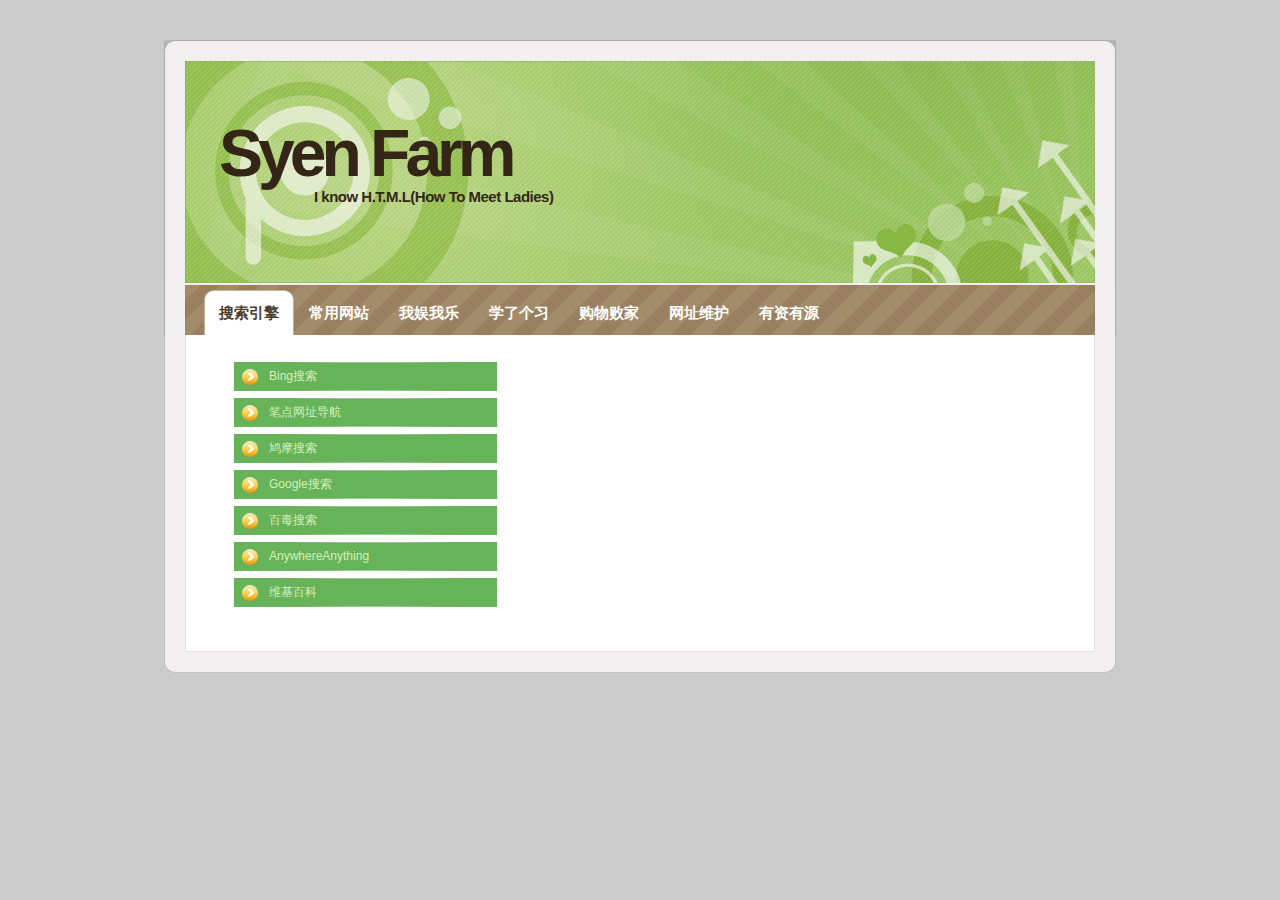
<file: navigation/index.html>
<!DOCTYPE html>
<html lang="zh-Hans">
<head>
<title>SyenFarm</title>
<meta charset="UTF-8">
<meta http-equiv="X-UA-Compatible" content="IE=edge,chrome=1">
<meta name="description" content="我的导航">
<meta name="keywords" content="网址导航">
<link rel="stylesheet" href="css.css" type="text/css" />
</head>
<body>
<!-- wrap starts here -->
<div class="wrap clearfloat">
<!--header -->
  <div class="header clearfloat">			
    <h1 class="logo-text"><a href="index.html" title="">Syen Farm</a></h1>		
	<p class="slogan">I know H.T.M.L(How To Meet Ladies)</p>								
<!--header ends-->					
  </div>	
<!-- navigation starts-->	
  <div  class="nav clearfloat">
	<ul>
	  <li class="current"><a href="index.html">搜索引擎</a></li>
	  <li><a href="use.html">常用网站</a></li>
	  <li><a href="amusement.html">我娱我乐</a></li>
	  <li><a href="learn.html">学了个习</a></li>
	  <li><a href="shop.html">购物败家</a></li>
	  <li><a href="setupwebsite.html">网址维护</a></li>
          <li><a href="myResources.html">有资有源</a></li>
	</ul>
<!-- navigation ends-->	
  </div>

  <div class="search_nav clearfloat">
    <ul>                                        
      <li><a href="http://cn.bing.com/">Bing搜索</a></li>
	  <li><a href="https://www.bidianer.com/">笔点网址导航</a></li>
	  <li><a href="https://www.jiumodiary.com/">鸠摩搜索</a></li>
	  <li><a href="https://g.luciaz.me/">Google搜索</a></li>
	  <li><a href="http://www.baidu.com/">百毒搜索</a></li>
	  <li><a href="http://lackar.com/aa/">AnywhereAnything</a></li>
	  <li><a href="https://zh.wikipedia.org/wiki/Wikipedia:%E9%A6%96%E9%A1%B5">维基百科</a></li>
    </ul>
  </div>
  <div class="footer"></div>   	
<!-- wrap ends here -->
</div>
</body>
</html>
</file>
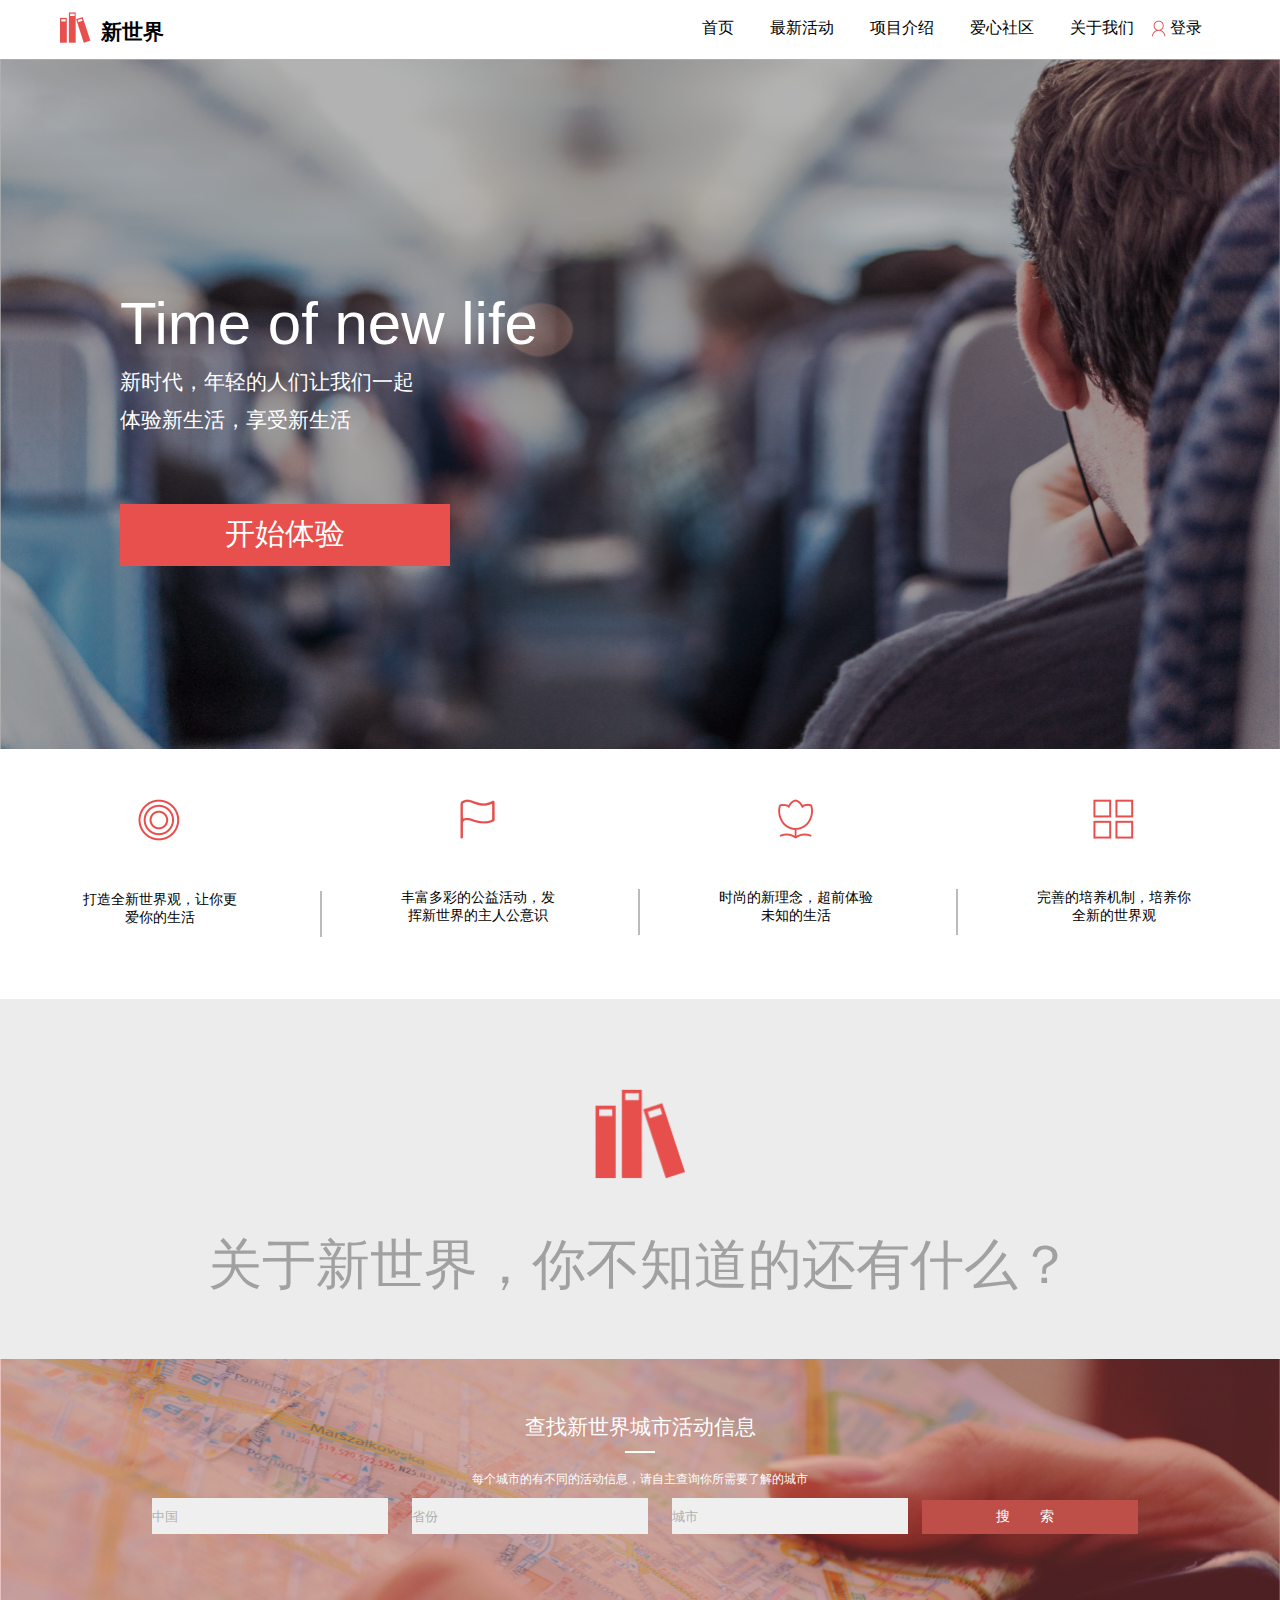
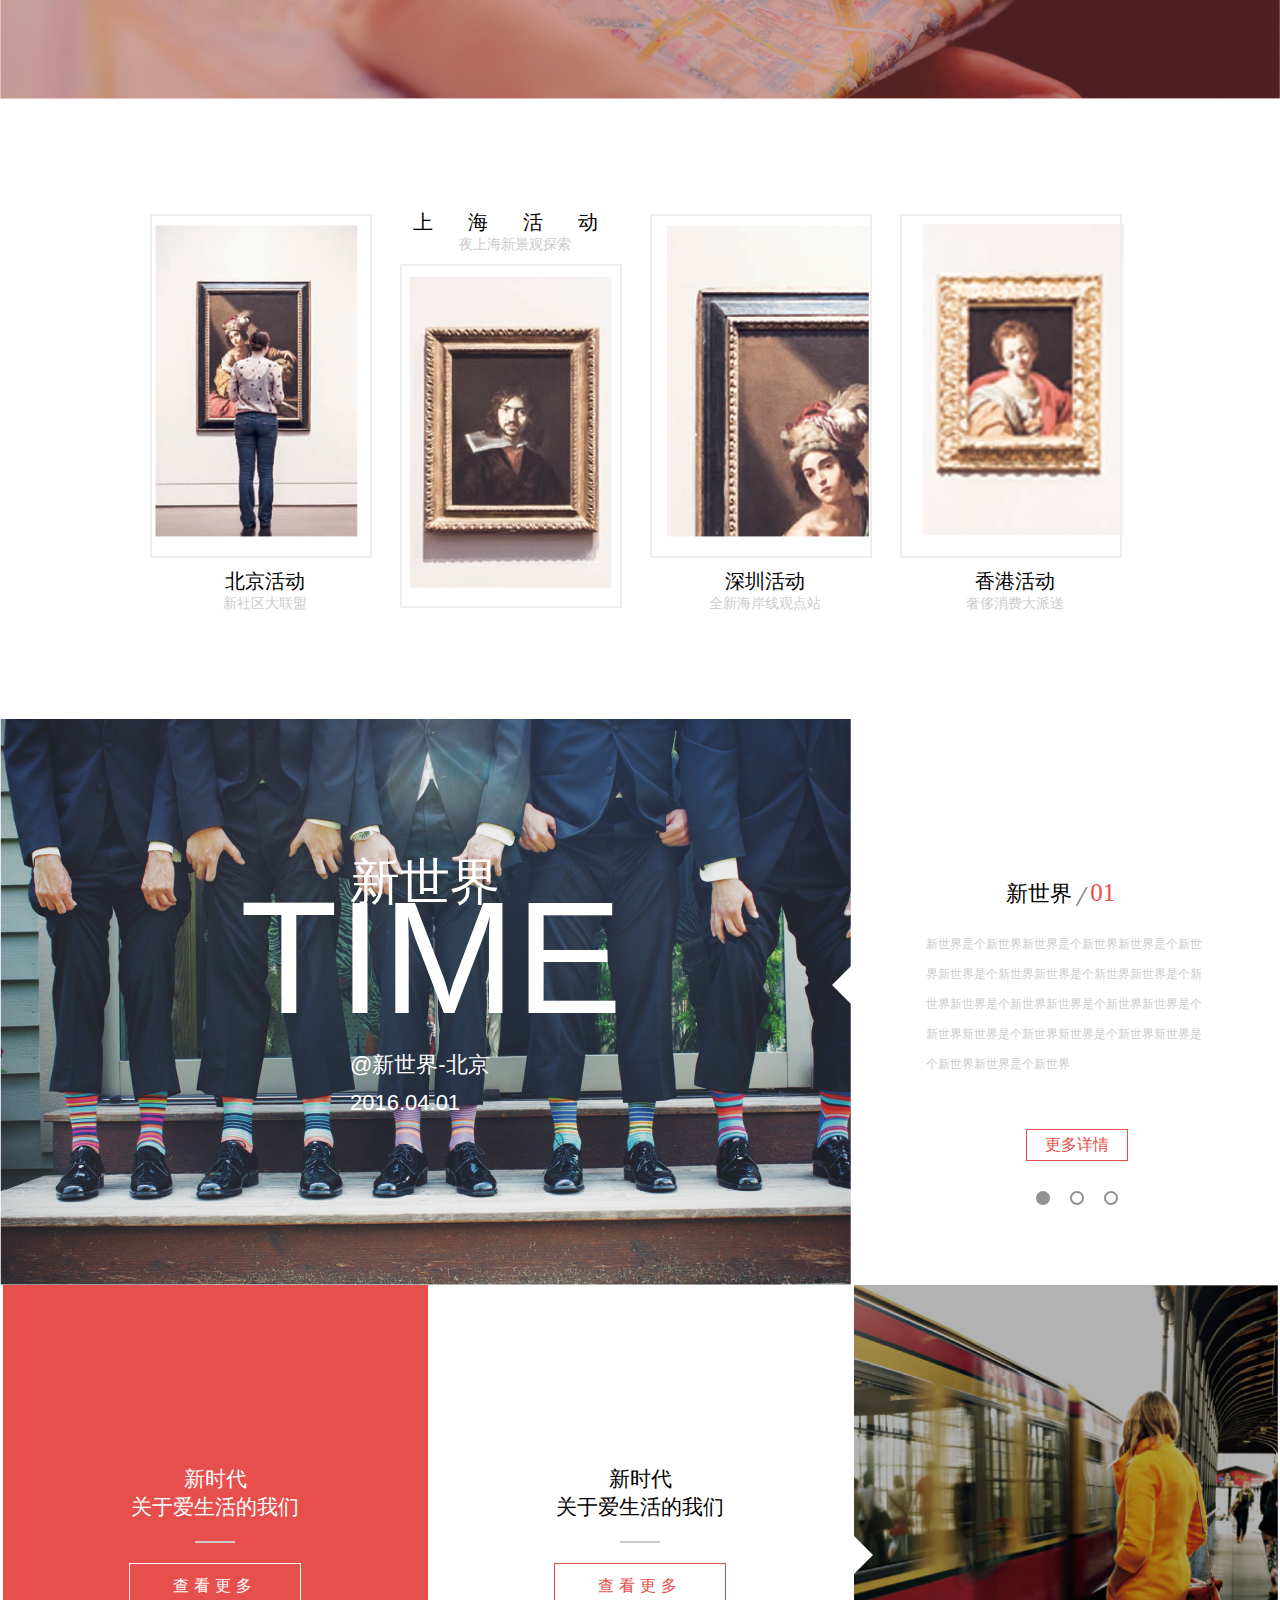
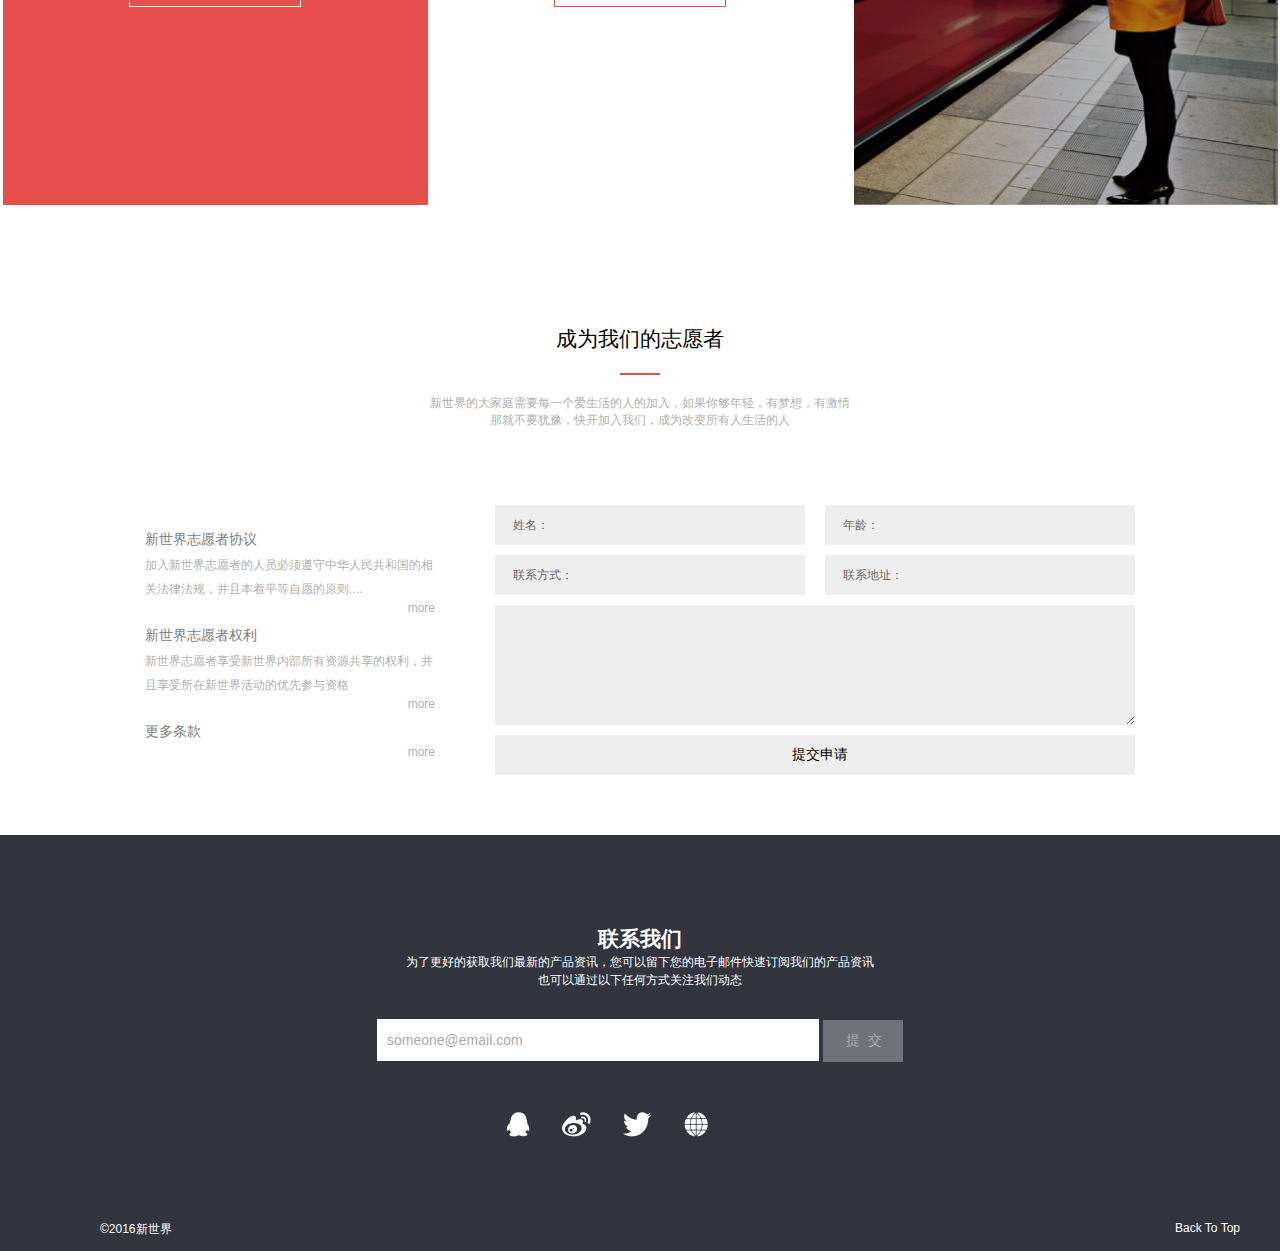
<file: page/index.html>
<!DOCTYPE HTML>
<html lang="en-US">
<head>
	<meta charset="UTF-8">
	<title>常见的技术产品官网的页面架构及样式布局</title>
	<link rel="stylesheet" href="css/reset.css"/>
	<link rel="stylesheet" href="css/common.css"/>
	<link rel="stylesheet" href="css/index.css"/>
</head>
<body>
<div class="view">
<!--Header-->
	<header class="header clearfix">
		<div class="logo clearfix">
			<img src="images/logo.png" alt="新世界logo">
			<p>新世界</p>
		</div>
		<nav class="nav">
			<ul>
				<li><a href="">首页</a></li>
				<li><a href="">最新活动</a></li>
				<li><a href="">项目介绍</a></li>
				<li><a href="">爱心社区</a></li>
				<li><a href="#jump">关于我们</a></li>
				<li><img src="images/log-in.png" alt="login登录"><a href="">登录</a></li>
			</ul>
		</nav>
	</header>
<!--Advertising-->
	<div class="ad">
		<span>Time of new life</span>
		<p>新时代，年轻的人们让我们一起</p>
		<p>体验新生活，享受新生活</p>
		<a href="">开始体验</a>
	</div>
<!--Introduction-->
	<div class="intdt">
		<ul class="intdtbox">
			<li>
				<img src="images/loop.png" alt="">
				<p>打造全新世界观，让你更爱你的生活</p>
			</li>
			<li>
				<img src="images/flag.png" alt="">
				<p>丰富多彩的公益活动，发挥新世界的主人公意识</p>

			</li>
			<li>
				<img src="images/flower.png" alt="">
				<p>时尚的新理念，超前体验未知的生活</p>
			</li>
			<li>
				<img src="images/rectangle.png" alt="">
				<span>完善的培养机制，培养你全新的世界观</span>
			</li>
		</ul>		
	</div>
<!--NewWorld-->
	<div class="newWorld">
		<img src="images/biglogo.png" alt="新世界logo">
		<p id="jump">关于新世界，你不知道的还有什么？</p>
	</div>
<!--Information-->
	<div class="info">
		<p>查找新世界城市活动信息</p>
		<span class="line"></span>
		<p>每个城市的有不同的活动信息，请自主查询你所需要了解的城市</p>
		<form action="">
			<select name="" id="">
				<option value="">中国</option>
				<option value="">中国</option>
			</select>
			<select name="" id="">
				<option value="">省份</option>
				<option value="">北京</option>
				<option value="">内蒙古自治区</option>
				<option value="">河北省</option>
				<option value="">陕西省</option>
				<option value="">辽宁省</option>
			</select>
			<select name="" id="">
				<option value="">城市</option>
				<option value="">城市</option>
			</select>
			<input type="button" value="搜索"/>
		</form>
	</div>
<!--Show-->
	<div class="show">
		<ul>
			<li>
				<div class="picbox"></div>
				<span>北京活动</span>
				<p>新社区大联盟</p>
			</li>
			<li>
				<span class="sp">上海活动</span>
				<p>夜上海新景观探索</p>
				<div class="picbox"></div>
			</li>
			<li>
				<div class="picbox"></div>
				<span>深圳活动</span>
				<p>全新海岸线观点站</p>
			</li>
			<li>
				<div class="picbox"></div>
				<span>香港活动</span>
				<p>奢侈消费大派送</p>
			</li>
		</ul>	
		
	</div>
<!--Advertising_time-->
	<article class="ad-time">
		<div class="bar">
			<p>新世界</p>
			<p>TIME</p>
			<p>@新世界-北京</p>
			<time>2016.04.01</time>
		</div>
		<div class="triangle"></div>
		<div class="bar2">
			<div class="tip">
				<span>新世界</span>
				<span class="slash">/</span>
				<span class="sum">01</span>
			</div>
			<p>新世界是个新世界新世界是个新世界新世界是个新世界新世界是个新世界新世界是个新世界新世界是个新世界新世界是个新世界新世界是个新世界新世界是个新世界新世界是个新世界新世界是个新世界新世界是个新世界新世界是个新世界</p>
			<a href="">更多详情</a>
			<ul class="point">
				<li></li>
				<li></li>
				<li></li>
			</ul>
		</div>
	</article>
<!--Part-->
	<ul class="part">
		<li>
			<p>新时代</p>
			<p>关于爱生活的我们</p>
			<span></span>
			<a href="">查看更多</a>
		</li>
		<li>
			<p>新时代</p>
			<p>关于爱生活的我们</p>
			<span></span>
			<a href="1">查看更多</a>
		</li>
		<li>
			<div class="angle"></div>
		</li>
	</ul>
<!--Volunteer-->
	<div class="volunteer">
		<p>成为我们的志愿者</p>
		<span></span>
		<p>新世界的大家庭需要每一个爱生活的人的加入，如果你够年轻，有梦想，有激情</p>
		<p>那就不要犹豫，快开加入我们，成为改变所有人生活的人</p>
		
	</div>
<!--Apply-->
	<div class="apply">
		<ul class="pact">
			<li>
				<p>新世界志愿者协议</p>
				<p>加入新世界志愿者的人员必须遵守中华人民共和国的相关法律法规，并且本着平等自愿的原则....</p>
				<a href="">more</a>
			</li>
			<li>
				<p>新世界志愿者权利</p>
				<p>新世界志愿者享受新世界内部所有资源共享的权利，并且享受所在新世界活动的优先参与资格</p>
				<a href="">more</a>
			</li>
			<li>
				<p>更多条款</p>
				<a href="">more</a>
			</li>
		</ul>
		<form action="" class="applyform">
      		<input type="text" value="姓名："/>
      		<input type="text" value="年龄："/>
      		<input type="text" value="联系方式："/>
      		<input type="text" value="联系地址："/>
      		<textarea name="" id="" cols="30" rows="10" value="请简单描述你梦想的生活："></textarea>
      		<input type="button" value="提交申请"/>
    	</form>
	</div>
<!--Footer-->
	<footer class="footer">
		<div class="emailbar">
			<span class="contact">联系我们</span>
			<p>为了更好的获取我们最新的产品资讯，您可以留下您的电子邮件快速订阅我们的产品资讯</p>
			<p>也可以通过以下任何方式关注我们动态</p>
			<form action="" class="emailform">
				<input type="email" value="someone@email.com"/>
				<input type="button" value="提交"/>
			</form>
			<ul class="attention">
				<li><a href=""><img src="images/qq.png" alt="qq"></a></li>
				<li><a href=""><img src="images/sina.png" alt="新浪微博"></a></li>
				<li><a href=""><img src="images/twitter.png" alt="推特"></a></li>
				<li><a href=""><img src="images/log.png" alt="不知道是啥"></a></li>
			</ul>
		</div>
		<div class="lowbar">
			<div class="copyrightbar"><p>&copy;2016新世界</p></div>
			<div class="backbar"><a href="#">Back To Top</a></div>
		</div>
	</footer>
</div>
</body>
</html>
</file>
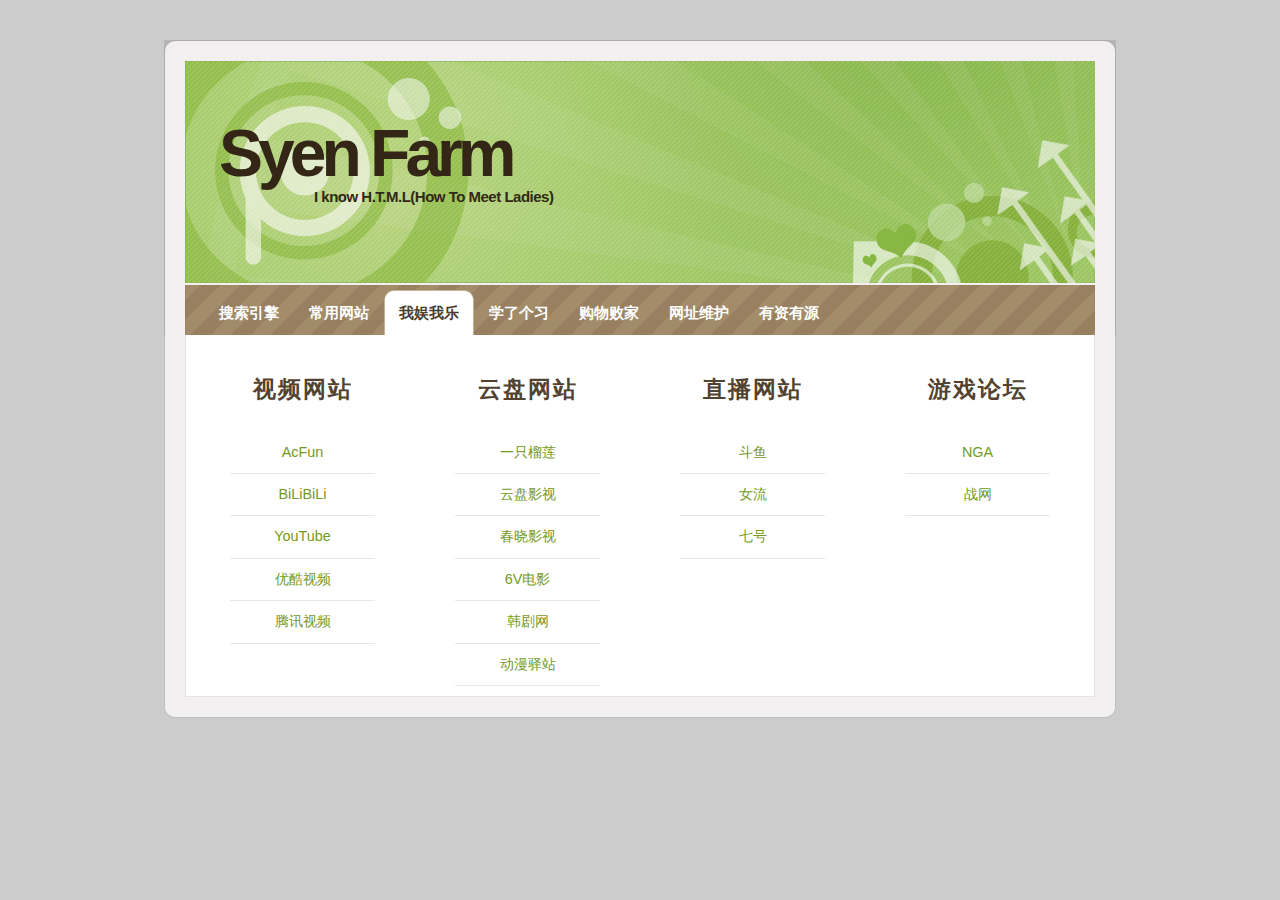
<file: navigation/amusement.html>
<!DOCTYPE html>
<html lang="zh-Hans">
<head>
<title>SyenFarm:我娱我乐</title>
<meta charset="UTF-8">
<meta http-equiv="X-UA-Compatible" content="IE=edge,chrome=1">
<meta name="description" content="我的主页">
<meta name="keywords" content="浏览器主页">
<link rel="stylesheet" href="css.css" type="text/css" />
</head>
<body>
<!-- wrap starts here -->
<div class="wrap clearfloat">
<!--header -->
  <div class="header clearfloat">			
    <h1 class="logo-text"><a href="index.html" title="">Syen Farm</a></h1>		
	<p class="slogan">I know H.T.M.L(How To Meet Ladies)</p>								
<!--header ends-->					
  </div>	
<!-- navigation starts-->	
  <div  class="nav clearfloat">
	<ul>
	  <li><a href="index.html">搜索引擎</a></li>
	  <li><a href="use.html">常用网站</a></li>
	  <li class="current"><a href="amusement.html">我娱我乐</a></li>
	  <li><a href="learn.html">学了个习</a></li>
	  <li><a href="shop.html">购物败家</a></li>
	  <li><a href="setupwebsite.html">网址维护</a></li>
          <li><a href="myResources.html">有资有源</a></li>
	</ul>
<!-- navigation ends-->	
  </div>					
<!-- amusement starts -->
  <div class="listbar clearfloat">
	<div class="box clearfloat">
	  <h3>视频网站</h3>
	  <ul class="listmenu">				
		<li><a href="http://www.acfun.tv/">AcFun</a></li>
		<li><a href="http://www.bilibili.com/">BiLiBiLi</a></li>
		<li><a href="https://www.youtube.com/">YouTube</a></li>
		<li><a href="http://dv.youku.com/">优酷视频</a></li>
		<li><a href="http://v.qq.com/">腾讯视频</a></li>					
	  </ul>	
	</div>
	<div class="box clearfloat">
	  <h3>云盘网站</h3>
	  <ul class="listmenu">				
		<li><a href="http://www.llduang.com/">一只榴莲</a></li>
		<li><a href="http://www.yunpankk.com/">云盘影视</a></li>
		<li><a href="http://www.cxtv1.com/">春晓影视</a></li>
		<li><a href="https://www.66s.cc/">6V电影</a></li>
		<li><a href="http://www.hjsfz.cn/">韩剧网</a></li>
		<li><a href="http://www.kan300.com/">动漫驿站</a></li>
	  </ul>	
	</div>
	<div class="box clearfloat">
	  <h3>直播网站</h3>
	  <ul class="listmenu">
		<li><a href="http://www.douyu.com/directory/all">斗鱼</a></li>					
        	<li><a href="http://www.nvliu66.com/">女流</a></li>		
		<li><a href="http://www.quanmin.tv/star/7">七号</a></li>				
	  </ul>
	</div>
	<div class="box clearfloat">
	  <h3>游戏论坛</h3>
	  <ul class="listmenu">				
		<li><a href="http://bbs.ngacn.cc/">NGA</a></li>
		<li><a href="http://www.battlenet.com.cn/zh/">战网</a></li>
	  </ul>	
	</div>
	<!-- amusement ends -->
  </div>				
  <div class="footer clearfloat" clearfloat></div>  
<!-- wrap ends here -->
</div>
</body>
</html>
</file>
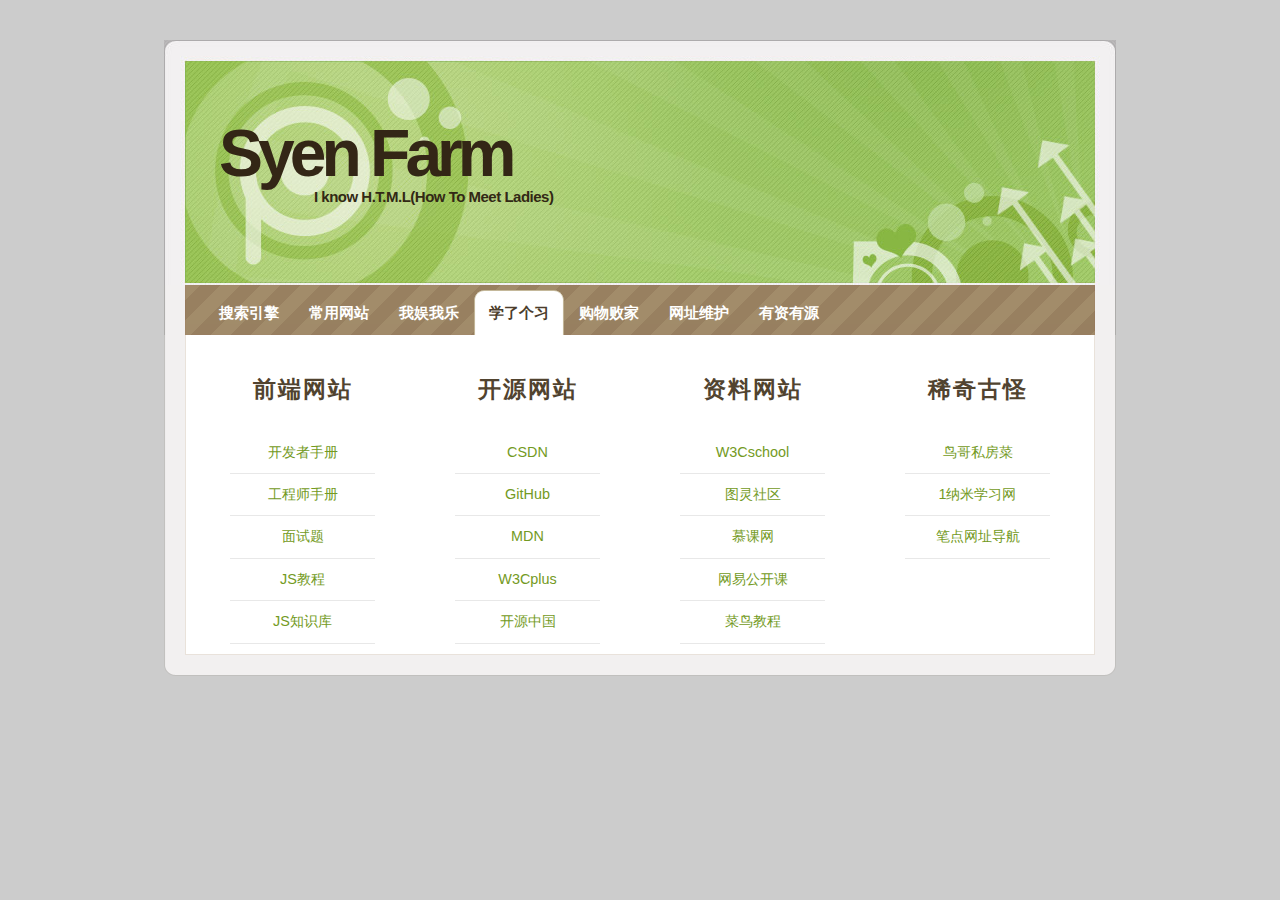
<file: navigation/learn.html>
<!DOCTYPE html>
<html lang="zh-Hans">
<head>
<title>SyenFarm:学了个习</title>
    <meta charset="UTF-8">
	<meta http-equiv="X-UA-Compatible" content="IE=edge,chrome=1">
	<meta name="description" content="我的主页">
	<meta name="keywords" content="浏览器主页">
<link rel="stylesheet" href="css.css" type="text/css" />
</head>
<body>
<!-- wrap starts here -->
<div class="wrap clearfloat">
<!--header -->
  <div class="header clearfloat">			
    <h1 class="logo-text"><a href="index.html" title="">Syen Farm</a></h1>		
	<p class="slogan">I know H.T.M.L(How To Meet Ladies)</p>								
<!--header ends-->					
  </div>
<!-- navigation starts-->	
  <div  class="nav clearfloat">
	<ul>
	  <li><a href="index.html">搜索引擎</a></li>
	  <li><a href="use.html">常用网站</a></li>
	  <li><a href="amusement.html">我娱我乐</a></li>
	  <li class="current"><a href="learn.html">学了个习</a></li>
	  <li><a href="shop.html">购物败家</a></li>
	  <li><a href="setupwebsite.html">网址维护</a></li>
	  <li><a href="myResources.html">有资有源</a></li>
	</ul>
<!-- navigation ends-->	
  </div>					
<!-- learn starts -->
  <div class="listbar clearfloat">
	<div class="box clearfloat">
	  <h3>前端网站</h3>
	  <ul class="listmenu">				
		<li><a href="https://dwqs.gitbooks.io/frontenddevhandbook/content/index.html">开发者手册</a></li>
		<li><a href="https://leohxj.gitbooks.io/front-end-database/content/index.html">工程师手册</a></li>
		<li><a href="https://github.com/markyun/My-blog/tree/master/Front-end-Developer-Questions/Questions-and-Answers">面试题</a></li>
		<li><a href="http://javascript.ruanyifeng.com/">JS教程</a></li>
		<li><a href="http://lib.csdn.net/base/18">JS知识库</a></li>					
	  </ul>	
	</div>

	<div class="box clearfloat">
	  <h3>开源网站</h3>
	  <ul class="listmenu">				
		<li><a href="http://www.csdn.net/?ref=toolbar">CSDN</a></li>
		<li><a href="https://github.com/">GitHub</a></li>
		<li><a href="https://developer.mozilla.org/zh-CN/">	MDN</a></li>
		<li><a href="http://www.w3cplus.com/">W3Cplus</a></li>
		<li><a href="http://www.oschina.net/">开源中国</a></li>					
	  </ul>	
	</div>
		
	<div class="box clearfloat">
	  <h3>资料网站</h3>
	  <ul class="listmenu">
		<li><a href="http://www.w3school.com.cn/">W3Cschool</a></li>					
		<li><a href="http://www.ituring.com.cn/">图灵社区</a></li>
		<li><a href="http://www.imooc.com/">慕课网</a></li>
		<li><a href="http://open.163.com/ocw/">网易公开课</a></li>	
		<li><a href="http://www.runoob.com/">菜鸟教程</a></li>
	  </ul>
	</div>
		
	<div class="box clearfloat">
	  <h3>稀奇古怪</h3>
	  <ul class="listmenu">	
        	<li><a href="http://linux.vbird.org//">鸟哥私房菜</a></li>
		<li><a href="http://1nami.com/">1纳米学习网</a></li>	
		<li><a href="https://www.bidianer.com/">笔点网址导航</a></li>	
	  </ul>	
	</div>
	<!-- learn ends -->
  </div>
	<!-- footer starts -->		
  <div class="footer clearfloat"></div> 
<!-- wrap ends here -->
</div>
</body>
</html>
</file>
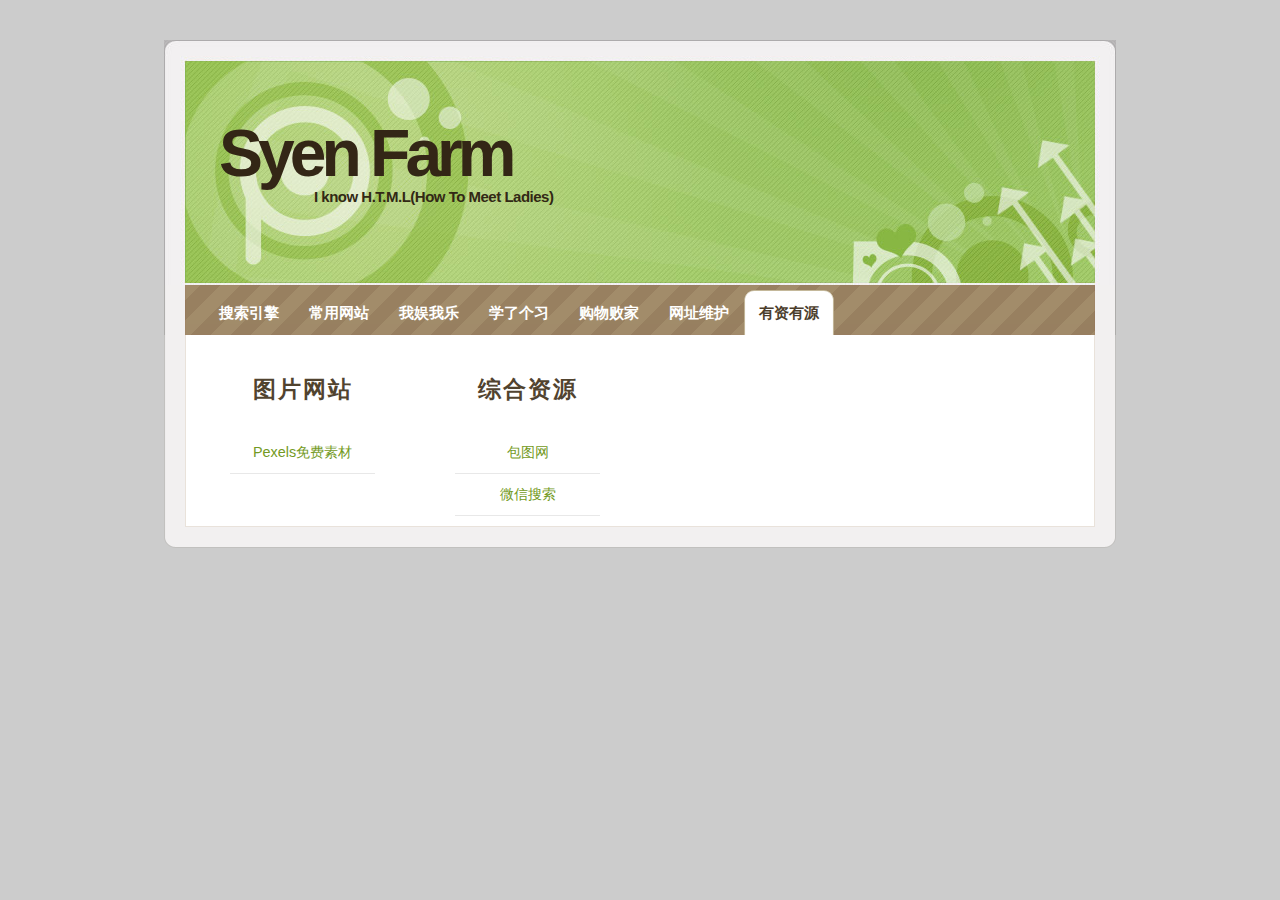
<file: navigation/myResources.html>
<!DOCTYPE html>
<html lang="zh-Hans">
<head>
<title>SyenFarm:有资有源</title>
    <meta charset="UTF-8">
	<meta http-equiv="X-UA-Compatible" content="IE=edge,chrome=1">
	<meta name="description" content="我的导航页">
	<meta name="keywords" content="网址导航">
<link rel="stylesheet" href="css.css" type="text/css" />
</head>
<body>
<!-- wrap starts here -->
<div class="wrap clearfloat">
<!--header -->
  <div class="header clearfloat">			
    <h1 class="logo-text"><a href="index.html" title="">Syen Farm</a></h1>		
	<p class="slogan">I know H.T.M.L(How To Meet Ladies)</p>								
<!--header ends-->					
  </div>
<!-- navigation starts-->	
  <div  class="nav clearfloat">
	<ul>
	  <li><a href="index.html">搜索引擎</a></li>
	  <li><a href="use.html">常用网站</a></li>
	  <li><a href="amusement.html">我娱我乐</a></li>
	  <li><a href="learn.html">学了个习</a></li>
	  <li><a href="shop.html">购物败家</a></li>
	  <li><a href="setupwebsite.html">网址维护</a></li>
	  <li class="current"><a href="myResources.html">有资有源</a></li>
	</ul>
<!-- navigation ends-->	
  </div>					
<!-- learn starts -->
  <div class="listbar clearfloat">
	<div class="box clearfloat">
	  <h3>图片网站</h3>
	  <ul class="listmenu">				
		<li><a href="https://www.pexels.com/zh-cn/">Pexels免费素材</a></li>				
	  </ul>	
	</div>

	<div class="box clearfloat">
	  <h3>综合资源</h3>
	  <ul class="listmenu">	
        <li><a href="https://ibaotu.com/">包图网</a></li>
		<li><a href="https://weixin.sogou.com/">微信搜索</a></li>				
	  </ul>	
	</div>
	<!-- learn ends -->
  </div>
	<!-- footer starts -->		
  <div class="footer clearfloat"></div> 
<!-- wrap ends here -->
</div>
</body>
</html>
</file>
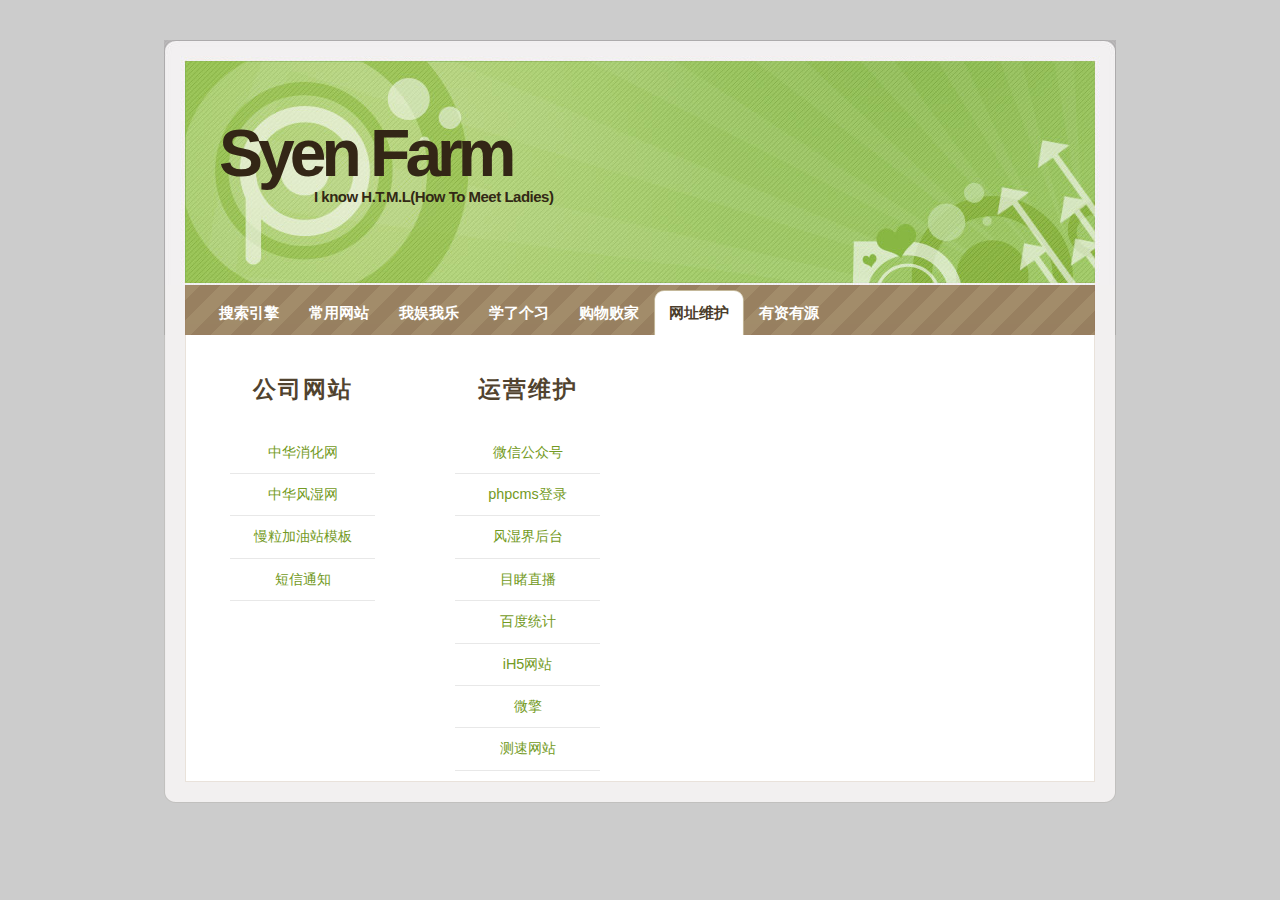
<file: navigation/setupwebsite.html>
<!DOCTYPE html>
<html lang="zh-Hans">
<head>
<title>SyenFarm:网址维护</title>
    <meta charset="UTF-8">
	<meta http-equiv="X-UA-Compatible" content="IE=edge,chrome=1">
	<meta name="description" content="我的主页">
	<meta name="keywords" content="浏览器主页">
<link rel="stylesheet" href="css.css" type="text/css" />
</head>
<body>
<!-- wrap starts here -->
<div class="wrap clearfloat">
<!--header -->
  <div class="header clearfloat">			
    <h1 class="logo-text"><a href="index.html" title="">Syen Farm</a></h1>		
	<p class="slogan">I know H.T.M.L(How To Meet Ladies)</p>								
<!--header ends-->					
  </div>
<!-- navigation starts-->	
  <div  class="nav clearfloat">
	<ul>
	  <li><a href="index.html">搜索引擎</a></li>
	  <li><a href="use.html">常用网站</a></li>
	  <li><a href="amusement.html">我娱我乐</a></li>
	  <li><a href="learn.html">学了个习</a></li>
	  <li><a href="shop.html">购物败家</a></li>
	  <li class="current"><a href="setupwebsite.html">网址维护</a></li>
	  <li><a href="myResources.html">有资有源</a></li>
	</ul>
<!-- navigation ends-->	
  </div>
<!-- setupwebsite starts -->
  <div class="listbar clearfloat">
	<div class="box clearfloat">
	  <h3>公司网站</h3>
	  <ul class="listmenu">				
		<li><a href="http://www.csge.org/">中华消化网</a></li>
		<li><a href="http://www.craweb.org/">中华风湿网</a></li>
		<li><a href="http://we7.high-med.com/web/index.php?c=account&a=display">慢粒加油站模板</a></li>
		<li><a href="http://www.qz876.com/superadmin/userHome.action">短信通知</a></li>					
	  </ul>	
	</div>
	<div class="box clearfloat">
	  <h3>运营维护</h3>
	  <ul class="listmenu">				
		<li><a href="https://mp.weixin.qq.com/">微信公众号</a></li>
		<li><a href="http://gongju2.high-med.com/index.php?m=admin&c=index&a=login&pc_hash=">phpcms登录</a></li>
		<li><a href="http://fsj2.lightappbuilder.com/Admin/Index/login.html">风湿界后台</a></li>
		<li><a href="http://mudu.tv/">目睹直播</a></li>
		<li><a href="http://tongji.baidu.com/web/welcome/login?">百度统计</a></li>	
		<li><a href="http://www.ih5.cn/not-logged-in">iH5网站</a></li>
		<li><a href="http://we7.high-med.com/web/index.php?c=user&a=login&">微擎</a></li>
		<li><a href="http://www.speedtest.cn/">测速网站</a></li>		
	  </ul>	
	</div>
<!-- setupwebsite ends-->	
  </div>			
  <div class="footer clearfloat"></div> 
<!-- wrap ends here -->
</div>
</body>
</html>
</file>
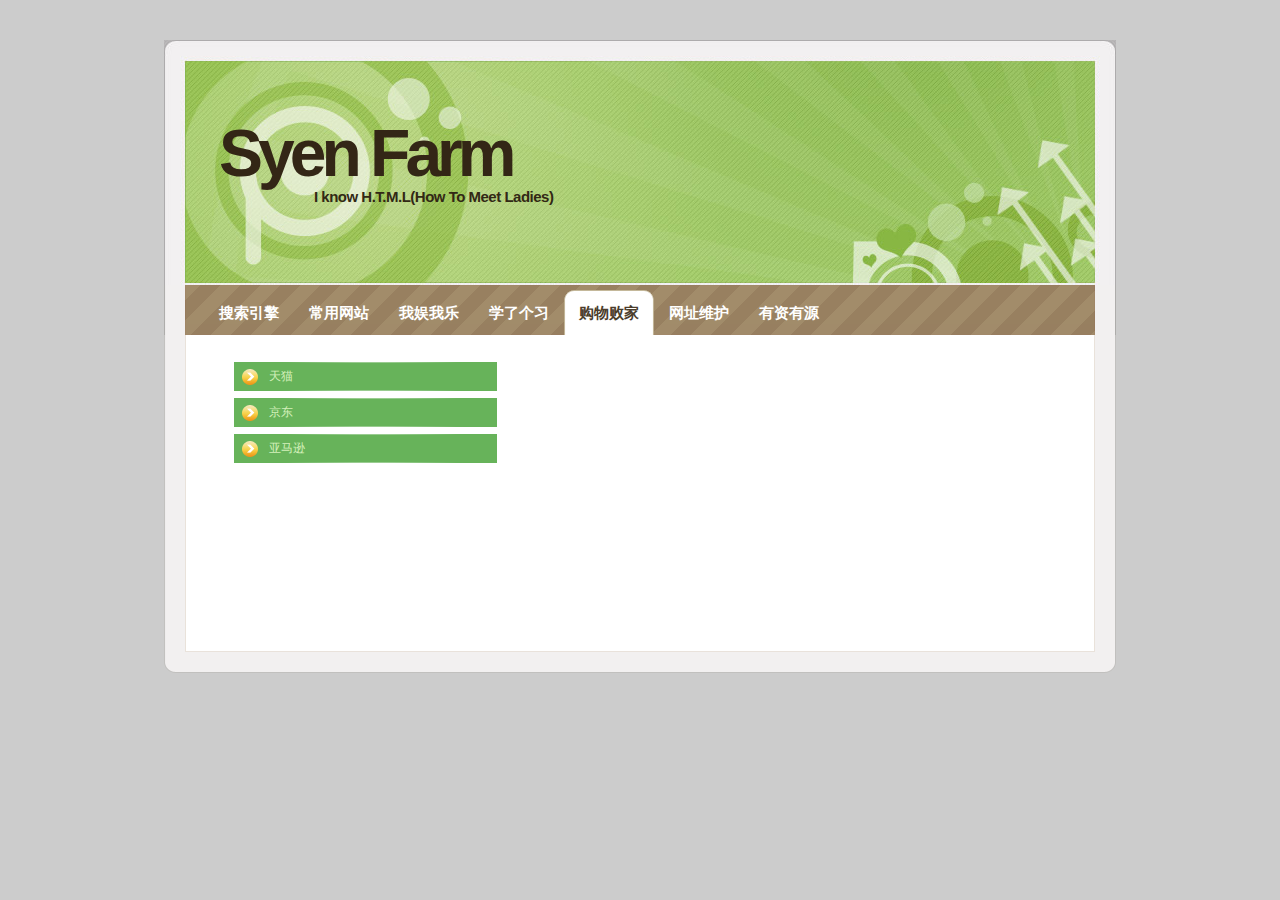
<file: navigation/shop.html>
<!DOCTYPE html>
<html lang="zh-Hans">
<head>
<title>SyenFarm:购物败家</title>
    <meta charset="UTF-8">
	<meta http-equiv="X-UA-Compatible" content="IE=edge,chrome=1">
	<meta name="description" content="我的主页">
	<meta name="keywords" content="浏览器主页">
<link rel="stylesheet" href="css.css" type="text/css" />
</head>
<body>
<!-- wrap starts here -->
<div class="wrap clearfloat">
<!--header -->
  <div class="header clearfloat">			
    <h1 class="logo-text"><a href="index.html" title="">Syen Farm</a></h1>		
	<p class="slogan">I know H.T.M.L(How To Meet Ladies)</p>								
<!--header ends-->					
  </div>
<!-- navigation starts-->	
  <div  class="nav clearfloat">
	<ul>
	  <li><a href="index.html">搜索引擎</a></li>
	  <li><a href="use.html">常用网站</a></li>
	  <li><a href="amusement.html">我娱我乐</a></li>
	  <li><a href="learn.html">学了个习</a></li>
	  <li class="current"><a href="shop.html">购物败家</a></li>
	  <li><a href="setupwebsite.html">网址维护</a></li>
	  <li><a href="myResources.html">有资有源</a></li>
	</ul>
<!-- navigation ends-->	
  </div>						
<!-- shop starts -->
  <div class="search_nav clearfloat">
    <ul>                                        
      <li><a href="https://www.tmall.com/">天猫</a></li>
	  <li><a href="https://www.jd.com/">京东</a></li>
	  <li><a href="https://www.amazon.cn/?ie=UTF8&ref_=nav_logo">亚马逊</a></li>
    </ul>
<!-- shop ends -->
  </div> 	
  <div class="footer clearfloat"></div> 
<!-- wrap ends here -->
</div>
</body>
</html>
</file>
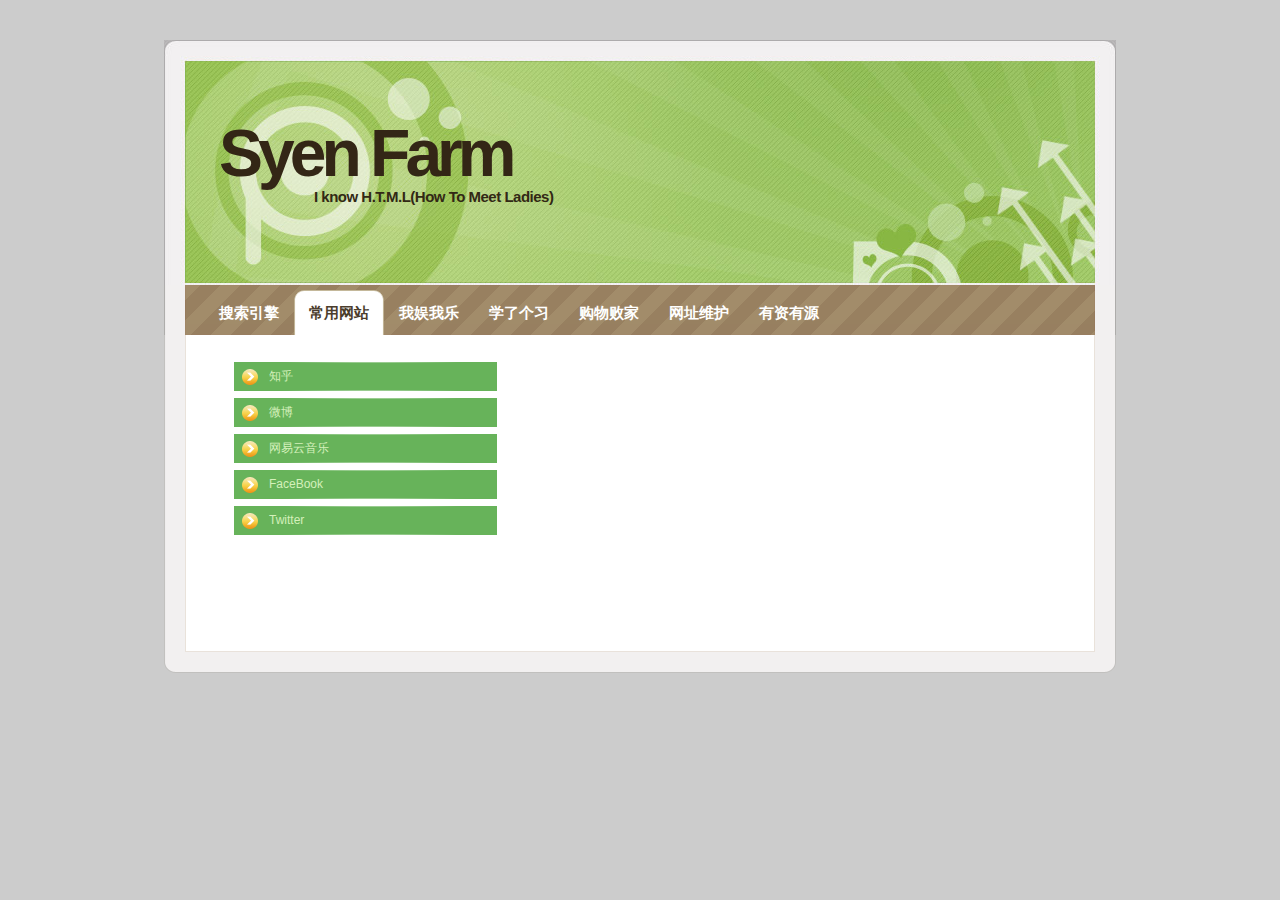
<file: navigation/use.html>
<!DOCTYPE html>
<html lang="zh-Hans">
<head>
<title>SyenFarm:常用网站</title>
    <meta charset="UTF-8">
	<meta http-equiv="X-UA-Compatible" content="IE=edge,chrome=1">
	<meta name="description" content="我的主页">
	<meta name="keywords" content="浏览器主页">
<link rel="stylesheet" href="css.css" type="text/css" />
</head>
<body>
<!-- wrap starts here -->
<div class="wrap clearfloat">
<!--header -->
  <div class="header clearfloat">			
    <h1 class="logo-text"><a href="index.html" title="">Syen Farm</a></h1>		
	<p class="slogan">I know H.T.M.L(How To Meet Ladies)</p>								
<!--header ends-->					
  </div>
<!-- navigation starts-->	
  <div  class="nav clearfloat">
	<ul>
	  <li><a href="index.html">搜索引擎</a></li>
	  <li class="current"><a href="use.html">常用网站</a></li>
	  <li><a href="amusement.html">我娱我乐</a></li>
	  <li><a href="learn.html">学了个习</a></li>
	  <li><a href="shop.html">购物败家</a></li>
	  <li><a href="setupwebsite.html">网址维护</a></li>
	  <li><a href="myResources.html">有资有源</a></li>
	</ul>
<!-- navigation ends-->	
  </div>						
<!-- use starts-->
  <div class="search_nav clearfloat">
    <ul>                                        
      <li><a href="https://www.zhihu.com/">知乎</a></li>
	  <li><a href="http://weibo.com/Syenhan/home?topnav=1&wvr=6">微博</a></li>
	  <li><a href="http://music.163.com/">网易云音乐</a></li>
	  <li><a href="https://www.facebook.com/"> FaceBook</a></li>
	  <li><a href="https://twitter.com/?lang=zh-cn"> Twitter</a></li>
    </ul>
<!-- use ends-->
  </div>			
  <div class="footer clearfloat"></div> 
<!-- wrap ends here -->
</div>
</body>
</html>
</file>
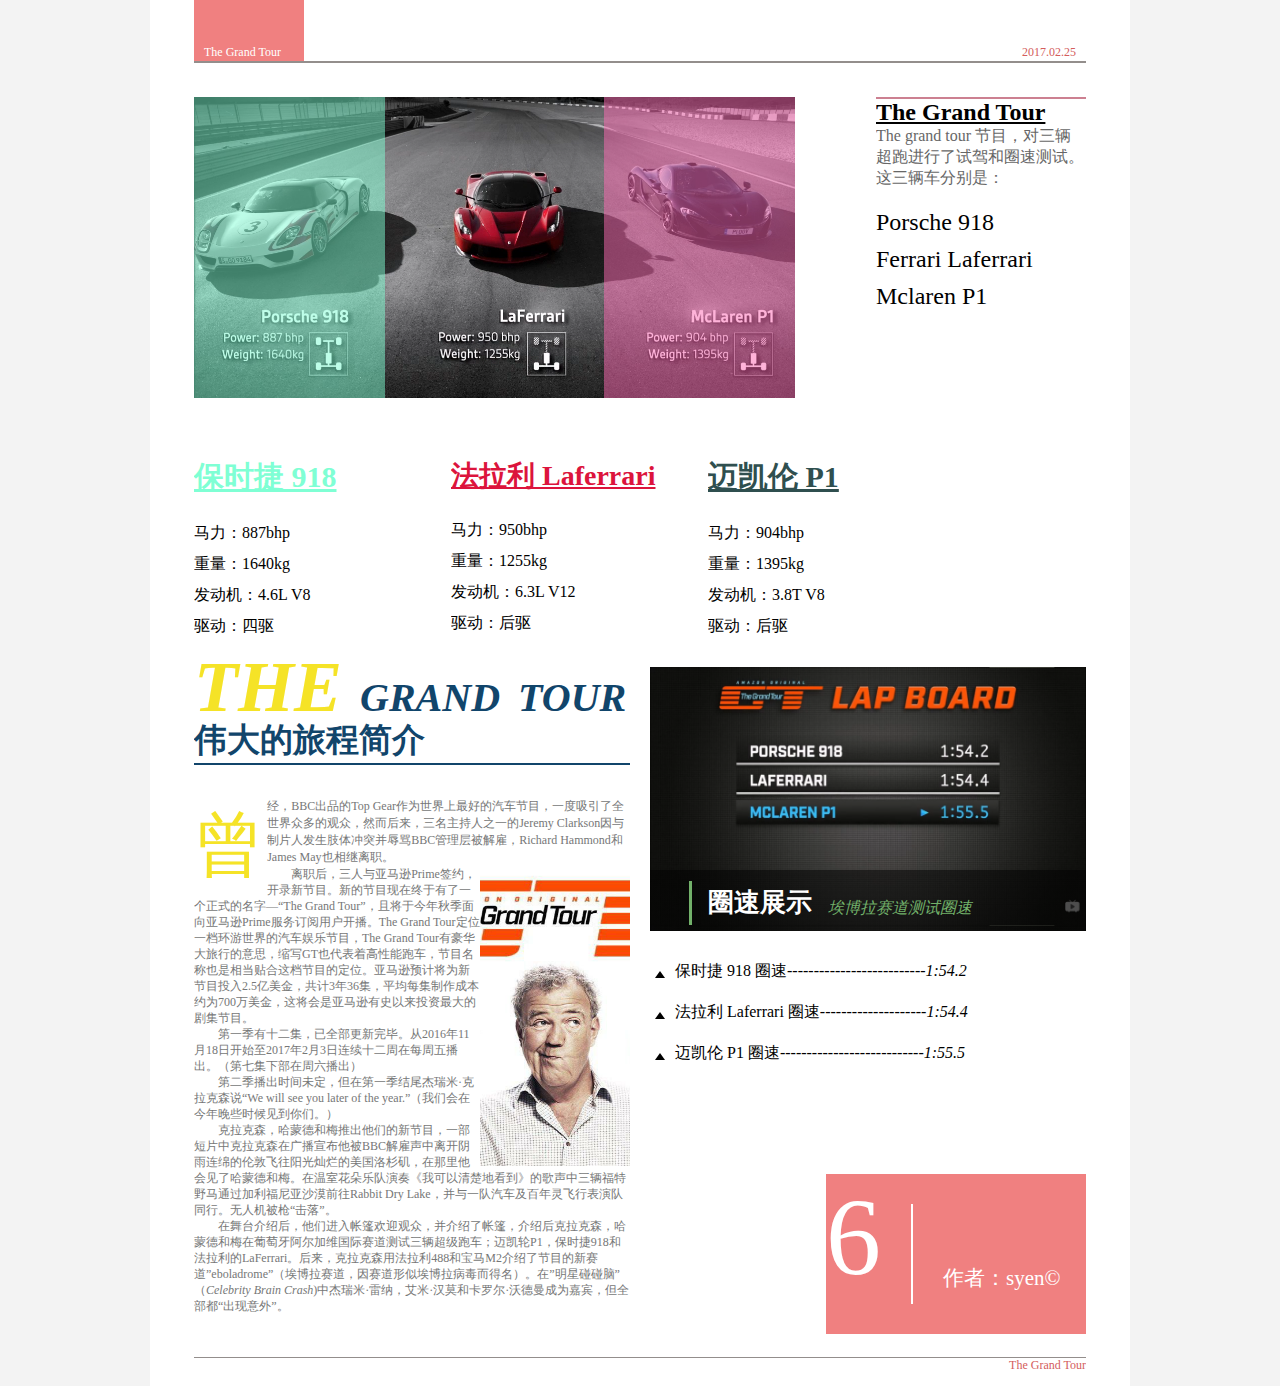
<file: paper/paper.html>
<!DOCTYPE HTML>
<html lang="en-US">
<head>
	<meta charset="UTF-8">
	<title>任务六：通过HTML及CSS模拟报纸排版</title>
	<style type="text/css">
	/*----reset----*/
		body, div, header, p, span, ul, li, img, section, h1, h2, h3, footer {
			margin: 0;
			padding: 0;
		}
		.clearfix {
			overflow: auto;
			zoom: 1;
		}
		body {
			background: #f3f3f3;
		}
		.paper {
			width: 980px;
			height: 1386px;
			background: #ffffff;
			position: absolute;
			margin: 0 auto;
			top: 0;
			left: 0;
			bottom: 0;
			right: 0;
		}
		.view {
			width: 892px;
			height: auto;
			margin: 0 auto;
		}
	/*----header----*/
		.header {
			width: 892px;
			height: 61px;
			margin: 0 auto;
			border-bottom: 2px solid #938e8c;
		}
		.logo {
			float: left;
			width: 110px;
			height: 61px;
			background: #F08080;
		}
		.logo p {
			padding: 45px 10px 0 10px;
			font-size: 12px;
			color: #ffffff;
			font-family: 'Heiti SC';
		}
		.date {
			float: right;
			width: 110px;
			height: 61px;
		}
		.date p {
			float: right;
			padding: 45px 10px 0 10px;
			font-size: 12px;
			color: #d45d5c;
			font-family: 'Heiti SC';
		}
	/*----upperPart----*/
		.upperPart {
			position: relative;
			width: auto;
			height: 360px;
			margin-top: 34px;
		}
		.pic {
			float: left;
			width: 601px;
			height: 301px;
			background: #c5c5c5;
		}
		.pic img {
			display: block;
			max-width: 601px;
			max-height: 301px;
		}
		.maskLayer {
			position: absolute;
			width: 191px;
			height: 301px;
			filter:alpha(Opacity=50);
			-moz-opacity:0.5;
			opacity: 0.5;
		}
		.box1 {
			background: #7FFFD4;
		}
		.box2 {
			left: 410px;
			background: #FF69B4;
		}
		.textpart {
			float: right;
			width: 210px;
			height: 301px;
			border-top: 2px solid #CC8091;
		}
		.textpart h2 {
			font-size: 24px;
			color: #000000;
			font-family: 'Microsoft YaHei';
		}
		.textpart p {
			font-size: 16px;
			color: #676767;
			font-family: 'KaiTi';
		}
		.textpart ul{
			margin-top: 20px;
			list-style: none;
		}
		.textpart ul li {
			font-size: 24px;
			margin-bottom: 10px;
		}
	/*----middlePart----*/
		.middlePart {
			width: auto;
			height: 210px;
		}
		.box {
			float: left;
			width: 237px;
			height: auto;
			margin: 0 20px 0 0;
		}
		.box ul {
			list-style: none;
			margin-top: 20px;
		}
		.box ul li {
			padding: 5px 0;
		}
		.porsche h3 {
			font-size: 30px;
			color: #7FFFD4;
		}
		.ferrari h3 {
			font-size: 28px;
			color: #DC143C;
		}
		.mclaren h3 {
			font-size: 30px;
			color: #2F4F4F;
		}
	/*----lowerPart----*/
		.lowerPart {
			width: auto;
			height: 690px;
		}
		.news {
			float: left;
			width: 436px;
			height: auto;
			padding: 0 10px 0 0;
		}
		.news h2 {
			font-size: 40px;
			color: #11456b;
			line-height: 1em;
			font-weight: bold;
			font-style: italic;
			font-family: 'Heiti SC';
			word-spacing: 8px;
		}
		.news h2 span {
			font-size: 72px;
			color: #f5e327;
			font-style: italic;
			font-family: 'Heiti SC';
		}
		.news h3 {
			font-size: 33px;
			color: #11456b;
			font-style: bold;
			font-family: 'Heiti SC';
			border-bottom: 2px solid #11456b;
			margin-bottom: 1em;

		}
		.news p {
			font-size: 12px;
			color: #767777;
			font-family: 'SimSun';
		}
		.news p:not(:first-of-type){
			text-indent: 2em;
			line-height: 16px;
		}
		.news p:first-of-type::first-letter {
			font-family: "Microsoft YaHei", sans-serif;
			margin-right: 0.2rem;
			float: left;
			font-size: 70px;
			color: #f5e327;
		}
		.news img {
			display: block;
			float: right;
			clear: right;
			width: 150px;
			height: 300px;
		}
		.lowerRightPart {
			float: left;
			width: 436px;
			height: auto;
			padding: 0 0 0 10px;
		}
		.lowerRightPart img {
			display: block;
			width: 436px;
			height: 275px;
		}
		.intd {
			display: flex;
			align-items: flex-end;
			padding-bottom: 6px;
			width: 436px;
			height: 258px;
			background: #000;
			background: linear-gradient(rgba(0, 0, 0, 0.5), rgba(0, 0, 0, 0.5)) no-repeat 0 100%/436px 61px,
			url(images/lap.png) 0 0/436px 258px;
		}
		.intd h2 {
			margin-left: 1.5em;
			padding-left: 1rem;
			height: 44px;
			line-height: 44px;
			font-size: 26px;
			color: #ffffff;
			border-left: 3px solid #72b16a;
		}
		.intd h2 + p {
			margin-bottom: 6px;
			padding-left: 1rem;
			font-style: italic;
			color: #72b16a;
		}
		.lowerRightPart ul {
			list-style: none;
			margin-top: 20px;
		}
		.lowerRightPart ul li {
			padding: 10px 0;
		}
		.triangle {
			border: 5px solid #ffffff;
			border-bottom: 7px solid #000000;
			float: left;
			overflow: hidden;
			width: 0;
			height: 0;
			margin: 5px 10px 0 5px; 
		}
		.copyright {
			float: right;
			margin-top: 100px;
			width: 260px;
			height: 160px;
			background: #F08080;
		}
		.sum {
			float: left;
			font-size: 110px;
			color: #ffffff;
			font-family: 'Microsoft YaHei';
		}
		.shu1 {
			float: left;
			margin: 30px;
			width: 2px;
			height: 100px;
			background: #ffffff;
		}
		.author {
			float: left;
			margin-top: 90px;
			font-size: 21px;
			color: #ffffff;
			font-family: 'Heiti SC'
		}
	/*----footer----*/
		.footer {
			width: 892px;
			border-top: 1px solid #938e8c;
		}
		.footer span {
			float: right;
			font-size: 12px;
			color: #d45d5c;
			font-family: 'Heiti SC'
		}
	</style>
</head>
<body>
<div class="paper clearfix">
	<div class="view clearfix">
		<header class="header clearfix">
			<div class="logo clearfix"><p>The Grand Tour</p></div>
			<div class="date clearfix">
				<p>2017.02.25</p>
			</div>
		</header>

		<section class="upperPart clearfix">
			<div class="pic clearfix">
				<div class="maskLayer box1 clearfix"></div>
				<div class="maskLayer box2 clearfix"></div>
				<img src="images/pic.png" alt="car"/>
			</div>
			<div class="textpart clearfix">
				<h2><u>The Grand Tour</u></h2>
				<p>The grand tour 节目，对三辆超跑进行了试驾和圈速测试。这三辆车分别是：</p>
				<ul>
					<li>Porsche 918</li>
					<li>Ferrari Laferrari</li>
					<li>Mclaren P1</li>
				</ul>
			</div>
		</section>

		<section class="middlePart clearfix">
			<div class="porsche box clearfix">
				<h3><u>保时捷 918</u></h3>
				<ul>
					<li>马力：887bhp</li>
					<li>重量：1640kg</li>
					<li>发动机：4.6L V8</li>
					<li>驱动：四驱</li>
				</ul>
			</div>
			<div class="ferrari box clearfix">
				<h3><u>法拉利 Laferrari</u></h3>
				<ul>
					<li>马力：950bhp</li>
					<li>重量：1255kg</li>
					<li>发动机：6.3L V12</li>
					<li>驱动：后驱</li>
				</ul>
			</div>
			<div class="mclaren box clearfix">
				<h3><u>迈凯伦 P1</u></h3>
				<ul>
					<li>马力：904bhp</li>
					<li>重量：1395kg</li>
					<li>发动机：3.8T V8</li>
					<li>驱动：后驱</li>
				</ul>
			</div>
		</section>

		<section class="lowerPart">
			<article class="news">
				<h2><span>THE</span> GRAND TOUR</h2>
				<h3>伟大的旅程简介</h3>
				<p>
					曾经，BBC出品的Top Gear作为世界上最好的汽车节目，一度吸引了全世界众多的观众，然而后来，三名主持人之一的Jeremy Clarkson因与制片人发生肢体冲突并辱骂BBC管理层被解雇，Richard Hammond和James May也相继离职。
				</p>
				<img src="images/logo.png" alt="图片"/>
				<p>
					离职后，三人与亚马逊Prime签约，开录新节目。新的节目现在终于有了一个正式的名字—“The Grand Tour”，且将于今年秋季面向亚马逊Prime服务订阅用户开播。The Grand Tour定位一档环游世界的汽车娱乐节目，The Grand Tour有豪华大旅行的意思，缩写GT也代表着高性能跑车，节目名称也是相当贴合这档节目的定位。亚马逊预计将为新节目投入2.5亿美金，共计3年36集，平均每集制作成本约为700万美金，这将会是亚马逊有史以来投资最大的剧集节目。
				</p>
				<p>
					第一季有十二集，已全部更新完毕。从2016年11月18日开始至2017年2月3日连续十二周在每周五播出。（第七集下部在周六播出）
				</p>
				<p>
					第二季播出时间未定，但在第一季结尾杰瑞米·克拉克森说“We will see you later of the year.”（我们会在今年晚些时候见到你们。）
				</p>
				<p>
					克拉克森，哈蒙德和梅推出他们的新节目，一部短片中克拉克森在广播宣布他被BBC解雇声中离开阴雨连绵的伦敦飞往阳光灿烂的美国洛杉矶，在那里他会见了哈蒙德和梅。在温室花朵乐队演奏《我可以清楚地看到》的歌声中三辆福特野马通过加利福尼亚沙漠前往Rabbit Dry Lake，并与一队汽车及百年灵飞行表演队同行。无人机被枪“击落”。
				</p>
				<p>
					在舞台介绍后，他们进入帐篷欢迎观众，并介绍了帐篷，介绍后克拉克森，哈蒙德和梅在葡萄牙阿尔加维国际赛道测试三辆超级跑车；迈凯轮P1，保时捷918和法拉利的LaFerrari。后来，克拉克森用法拉利488和宝马M2介绍了节目的新赛道”eboladrome”（埃博拉赛道，因赛道形似埃博拉病毒而得名）。在”明星碰碰脑”（<i>Celebrity Brain Crash</i>)中杰瑞米·雷纳，艾米·汉莫和卡罗尔·沃德曼成为嘉宾，但全部都“出现意外”。
				</p>
			</article>
			<article class="lowerRightPart">
				<div class="intd">
					<h2>圈速展示</h2>
					<p>埃博拉赛道测试圈速</p>
				</div>
				<ul>
					<li><span class="triangle"></span>保时捷 918 圈速--------------------------<i>1:54.2</i></li>
					<li><span class="triangle"></span>法拉利 Laferrari 圈速--------------------<i>1:54.4</i></li>
					<li><span class="triangle"></span>迈凯伦 P1 圈速---------------------------<i>1:55.5</i></li>
				</ul>
				<div class="copyright">
					<span class="sum">6</span><span class="shu1"></span>
					<span class="author">作者：syen&copy;</span>
				</div>
			</article>
		</section>
		

		<footer class="footer">
			<span>The Grand Tour</span>
		</footer>
	</div>
</div>
</body>
</html>
</file>
<file: page/css/common.css>
.view {
	width: 1280px;
	margin: 0 auto;
	height: auto;
}
/*----header----*/
.header {
	width: auto;
	height: 59px;
	margin: 0 60px;
}
.logo {
	position: relative;
	float: left;
}
.logo img {
	float: left;
	width: 31px;
	height: 31px;
	margin: 12px 0;
}
.logo p {
	float: left;
	margin: 18px 10px;
	font-size: 21px;
	font-weight: bold;
	font-family: 'SimHei', Arial, Helvetica, sans-serif;
}
.nav ul{
	display: -webkit-box;
    display: -moz-box;
    display: -ms-flexbox;
    display: -webkit-flex;
    display: flex;

    -webkit-flex-flow: row wrap;
	justify-content: flex-end;

}
.nav a {
	text-decoration: none;
	padding: 18px;
	color: #000;
}
.nav a:hover {
	color: #e74f4d;
	border-bottom: 1px solid #e74f4d;
}
.nav img {
	float: left;
	width: 14px;
	height: 17px;
	padding: 20px 0;
}

/*----footer----*/
.footer {
	width: 100%;
	height: 416px;
	background: #32353e;

	display: -webkit-box;
    display: -moz-box;
    display: -ms-flexbox;
    display: -webkit-flex;
    display: flex;

    text-align: center;
    -webkit-flex-flow: row wrap;
    flex-flow: row wrap;
}
.emailbar {
    align-self: flex-start;
    width: 100%;
    height: auto;
}
.contact {
	margin-top: 90px;
	color: #fff;
	font-size: 21px;
	font-weight: bold;
	font-family: 'SimHei', Arial, Helvetica, sans-serif;
}
.emailbar p {
	line-height: 150%;
	color: #fff;
	font-size: 12px;
	font-family: 'SimSun', Arial, Helvetica, sans-serif;
}
.emailform {
	margin: 30px 0;
	width: auto;
}
.emailform input {
	border: none;
}
.emailform input[type="email"] {
	width: 432px;
	height: 42px;
}
.emailform input[type="button"] {
	width: 80px;
	height: 42px;
	background: #6f7278;
	font-size: 15px;
	letter-spacing: 8px;
	font-family: 'Microsoft YaHei', Arial, Helvetica, sans-serif;
	color: #fff;
}
.emailform input[value] {
	padding-left: 10px;
	color: #aaa;
	font-size: 14px;
	font-family: 'Microsoft YaHei', Arial, Helvetica, sans-serif;
}
.attention {
	width: 300px;
	margin: 0 auto;
	margin-top: 50px;
}
.attention li {
	float: left;
	padding: 0 1em;
}
.lowbar {
	width: 100%;
    height: 50px;
    align-self: flex-end;
    font-size: 12px;
	font-family: 'SimSun', Arial, Helvetica, sans-serif;
}
.copyrightbar {
	float: left;
	margin-top: 20px;
	margin-left: 100px;
	color: #fff;
}
.backbar {
	float: right;
	margin-top: 20px;
	margin-right: 40px;
}
.backbar a:hover {
	color: #e74f4d;
}
</file>
<file: page/css/index.css>
/*----Advertising----*/
.ad {
	width: auto;
	height: 690px;
	background: linear-gradient(rgba(0, 0, 0, 0.3), 
		rgba(0, 0, 0, 0.3)) no-repeat 0 100%/1280px 690px, 
		url(../images/pic1.png) 0 0/1280px 690px;
}
.ad span {
	padding-top: 230px;
	padding-left: 120px;
	font-size: 60px;
	font-family: 'Microsoft YaHei', Arial, Helvetica, sans-serif;
	color: #fff;
}
.ad p {
	padding: 10px 0 0 120px;
	font-size: 21px;
	font-family: 'Microsoft YaHei', Arial, Helvetica, sans-serif;
	color: #fff;
}
.ad a {
	text-align: center;
	width: 330px;
	height: 42px;
	margin: 70px 0 0 120px;
	padding: 10px 0;
	font-size: 30px;
	font-family: 'Microsoft YaHei', Arial, Helvetica, sans-serif;
	color: #fff;
	background: #e7504d;
}
/*----intdtbox----*/
.intdt {
	width: auto;
	height: 250px;
}
.intdtbox {
	display: -webkit-box;
    display: -moz-box;
    display: -ms-flexbox;
    display: -webkit-flex;
    display: flex;

    -webkit-flex-flow: row wrap;
	justify-content: flex-start;
}
.intdtbox li {
	width: 318px;
	height: 250px;
	text-align: center;
}
.intdtbox img {
	margin: 50px auto;
}

.intdtbox p {
	width: 160px;
	padding: 0 80px 10px 80px;
	border-right: 2px solid #bbb; 
	margin: 0 auto;
	font-size: 14px;
	font-family: 'SimHei', Arial, Helvetica, sans-serif;
}
.intdtbox span {
	width: 160px;
	padding: 0 80px 10px 80px;
	margin: 0 auto;
	font-size: 14px;
	font-family: 'SimHei', Arial, Helvetica, sans-serif;
}

/*----NewWorld----*/
.newWorld {
	width: auto;
	height: 360px;
	background: #edecec;
}
.newWorld img {
	width: 90px;
	height: 90px;
	margin: 0 auto;
	padding-top: 90px;
}
.newWorld p {
	padding-top: 50px;
	text-align: center;
	font-size: 54px;
	font-family: 'SimHei', Arial, Helvetica, sans-serif;
	color: #a1a1a1;
}
/*----info----*/
.info {
	width: auto;
	height: 340px;
	text-align: center;
	background: linear-gradient(rgba(208, 0, 0, 0.2), 
		rgba(208, 0, 0, 0.2)) no-repeat 0 100%/1280px 340px,
		url(../images/map.png) 0 0/1280px 340px;
}
.info p {
	color: #fff;
	font-size: 12px;
	font-family: 'Microsoft YaHei', Arial, Helvetica, sans-serif;
}
.info p:first-child {
	padding-top: 54px;
	font-size: 21px;
	font-family: 'Microsoft YaHei', Arial, Helvetica, sans-serif;
}
.line {
	width: 30px;
	height: 2px;
	margin: 0 auto;
	margin-top: 10px;
	margin-bottom: 18px;
	background: #fff;
}
.info form {
	margin-top: 10px;
}
.info select {
	width: 236px;
	height: 36px;
	margin: 0 10px;
	border: none;
	color: #afb0b0;

	appearance:none;
	-moz-appearance:none;
	-webkit-appearance:none;
}
.info option {
	width: 226px;
	padding: 12px 0;
	font-size: 12px;
	color: #afb0b0;
	font-family: 'Microsoft YaHei', Arial, Helvetica, sans-serif;
	background: #eee;

}
.info input {
	width: 216px;
	height: 34px;
	padding-left: 20px;
	text-align: center;
	font-size: 14px;
	letter-spacing: 30px;
	font-family: 'Microsoft YaHei', Arial, Helvetica, sans-serif;
	border: none;
	color: #fff;
	background: #be4e48;
}
.info input:hover {
	background: #eee;
	color: #aaa;
}
/*----Show----*/
.show {
	width: auto;
	height: 370px;
	margin: 125px 0;
	background: url(../images/pic3-6.png) no-repeat center top;
}
.show ul {
	display: -webkit-box;
    display: -moz-box;
    display: -ms-flexbox;
    display: -webkit-flex;
    display: flex;

    -webkit-flex-flow: row wrap;
	justify-content: center;
	text-align: center;
}
.show li {
	width: 250px;
}
.picbox {
	width: 218px;
	height: 340px;
	margin: -10px 0 0 10px;
	border: 2px solid #eee;
}
.show span {
	padding-top: 10px;
	font-size: 20px;
	font-style: bold;
	color: #000;
	font-family: 'Microsoft YaHei', Arial, Helvetica, sans-serif;
}
.sp {
	margin-top: -25px;
	letter-spacing: 35px;
	padding-left: 15px;
}
.sp + p {
	padding-bottom: 20px;
}
.show p {
	font-size: 14px;
	color: #ccc;
	font-family: 'Microsoft YaHei', Arial, Helvetica, sans-serif;
}
/*----Advertising_time----*/
.ad-time {
	width: auto;
	height: 566px;
	background: url(../images/pic7.png) no-repeat;

	display: -webkit-box;
    display: -moz-box;
    display: -ms-flexbox;
    display: -webkit-flex;
    display: flex;

    -webkit-flex-flow:nowrap;
	justify-content: space-between;
}
.bar {
	width: 850px;
}
.bar p:first-child {
	padding: 130px 0 0 350px;
	font-size: 50px;
	font-style: bold;
	color: #fff;
	font-family: 'Microsoft YaHei', Arial, Helvetica, sans-serif;
}
.bar p:nth-child(2) {
	margin: -50px 0 0 240px;
	font-size: 160px;
	color: #fff;
	font-family: 'Microsoft YaHei', Arial, Helvetica, sans-serif;
}
.bar p:nth-child(3) {
	padding-left: 350px;
	padding-bottom: 10px;
	font-size: 22px;
	color: #fff;
	font-family: 'Microsoft YaHei', Arial, Helvetica, sans-serif;
}
.bar time {
	padding-left: 350px;
	font-size: 22px;
	color: #fff;
	font-family: 'Microsoft YaHei', Arial, Helvetica, sans-serif;
}
.bar2 {
	width: 280px;
	border: none;
	margin: 160px 74px 0 74px;
}
.tip {
	width: auto;
	height: 30px;
	margin-bottom: 20px;
}
.tip span:nth-child(1){
	float: left;
	padding-left: 80px;
	font-size: 22px;
	color: #000;
	font-family: 'Microsoft YaHei', Arial, Helvetica, sans-serif;
}
.tip span:nth-child(2) {
	float: left;
	padding: 0 5px;
	font-size: 30px;
	font-style: italic;
	color: #7f7f7f;
}
.tip span:nth-child(3) {
	float: left;
	font-size: 25px;
	color: #e74f4d;
}
.bar2 p {
	float: left;
	line-height: 250%;
	font-size: 12px;
	color: #ccc;
	font-family: 'Microsoft YaHei', Arial, Helvetica, sans-serif;
}
.bar2 a {
	float: left;
	text-align: center;
	padding-top: 5px;
	margin: 50px 0 0 100px;
	width: 100px;
	height: 25px;
	color: #e74f4d;
	border: 1px solid #e74f4d;
}
.point {
	width: 280px;
	margin-top: 30px;
	float: left;
}
.point li {
	float: left;
	width: 10px;
	height: 10px;
	margin:  0 10px;
	border: 2px solid #929293;
	border-radius: 50%;
}
.point li:first-child {
	margin-left: 110px;
	background: #929293;
}
.triangle {
	width: 2px;
    height: auto;
    position: relative;

    -moz-transform: rotate(180deg);
	-webkit-transform: rotate(180deg);
	-o-transform: rotate(180deg);
	-ms-transform: rotate(180deg);
	transform: rotate(180deg);
}
.triangle:before{
	content: "";
  	position: absolute;
  	top: 280px;
  	width: 0px;
  	height: 0px;
  	border: 20px solid transparent;
  	border-left-color: #fff;
}

/*----part----*/
.part {
	display: -webkit-box;
    display: -moz-box;
    display: -ms-flexbox;
    display: -webkit-flex;
    display: flex;

    -webkit-flex-flow: row wrap;
	justify-content: center;
	text-align: center;
}
.part li {
	width: 425px;
	height: 520px;
}
.part li:first-child {
	background: #e74f4d;
	color: #fff;
}
.part li:last-child {
	background: linear-gradient(rgba(0, 0, 0, 0.3), 
		rgba(0, 0, 0, 0.3)) no-repeat 0 100%/425px 520px, 
		url(../images/pic8.png) 0 0/425px 520px;
}
.part p {
	font-size: 21px;
	font-family: 'SimHei', Arial, Helvetica, sans-serif;
}
.part p:first-child {
	padding-top: 180px;
}
.part span {
	width: 40px;
	height: 2px;
	margin: 20px auto;
	border: none;
	background: #ccc;
}
.part a {
	width: 170px;
	height: 18px;
	margin: 0 auto;
	padding: 12px 0;
	text-align: center;
	letter-spacing: 5px;
	border: 1px solid;
}
.part a[href="1"] {
	color: #e74f4d;
	border: 1px solid #e74f4d;
}
.angle {
	position: relative;
	width: 1px;
	height: 100%;
	background: #fff;
	border: none;
}
.angle:after {
	content: "";
  	position: absolute;
  	top: 250px;
  	width: 0px;
  	height: 0px;
  	border: 20px solid transparent;
  	border-left-color: #fff;
}
/*----Volunteer----*/
.volunteer {
	width: auto;
	height: 180px;
	padding-top: 120px;
	text-align: center;
}
.volunteer p {
	font-size: 12px;
	color: #b0b0b0;
	font-family: 'Microsoft YaHei', Arial, Helvetica, sans-serif;
}
.volunteer p:first-child {
	font-size: 21px;
	color: #000;
	font-family: 'SimHei', Arial, Helvetica, sans-serif;
}
.volunteer span {
	width: 40px;
	height: 2px;
	margin: 20px auto;
	border: none;
	background: #e74f4d;
}
/*----apply----*/
.apply {
	display: -webkit-box;
    display: -moz-box;
    display: -ms-flexbox;
    display: -webkit-flex;
    display: flex;

    -webkit-flex-flow: row wrap;
	justify-content: center;
	text-align: left;

	width: auto;
	margin: 0 140px;
}
.pact {
	width: 290px;
	margin-right: 60px;
}
.pact p {
	line-height: 200%;
	color: #b0b0b0;
	font-size: 12px;
	font-family: 'SimSun', Arial, Helvetica, sans-serif;
}
.pact p:first-child {
	color: #807c7c;
	font-size: 14px;
	margin-top: 20px;
	font-family: 'SimHei', Arial, Helvetica, sans-serif;
}
.pact a {
	float: right;
	color: #b0b0b0;
	font-size: 12px;
	font-family: 'SimSun', Arial, Helvetica, sans-serif;
}
.applyform {
	width: 640px;
	margin-bottom: 50px;

	display: -webkit-box;
    display: -moz-box;
    display: -ms-flexbox;
    display: -webkit-flex;
    display: flex;

    text-align: felx-start;
    -webkit-flex-flow: row wrap;
    flex-flow: row wrap;
}
.applyform input {
	width: 300px;
	height: 40px;
	padding-left: 10px;
	margin-bottom: 10px;
	text-indent: 6pt;
	font-size: 12px;
	font-family: 'SimSun', Arial, Helvetica, sans-serif;
	color: #6c6868;
	border: none;
	background: #eee;
}
.applyform input:first-child {
	margin-right: 20px;
}
.applyform input:nth-child(3) {
	margin-right: 20px;
}
.applyform textarea {
	width: 640px;
	height: 120px;
	display: block;
	border: none;
	font-size: 12px;
	font-family: 'SimSun', Arial, Helvetica, sans-serif;
	color: #6c6868;
	background: #eee;
	margin-bottom: 10px;
}
.applyform input[type="button"] {
	width: 640px;
	height: 40px;
	text-indent: 0;
	font-size: 14px;
	font-family: 'SimSun', Arial, Helvetica, sans-serif;
	color: #000;
}
</file>
<file: navigation/css.css>
/*--- reset start ---*/
body, div, h1, p, ul, li {
	margin: 0;
	padding: 0;
	outline: 0;
}
ul, li {
	list-style: none;
}
img {
	border: none;
	display: block;
}
a, a:visited {	
  color: #79A325;
  background: inherit;
  text-decoration: none;
}
a:hover {
  color: #73471B;
  background: inherit;
}
.clearfloat {
	zoom: 1;
}
.clearfloat:after {
	display: block;
	clear: both;
	content: "";
	visibility: hidden;
	height: 0;
}
/*--- reset end ---*/

body {
  background: #CCC;
  font: 12px/170% 'Lucida Grande', 'Lucida Sans Unicode', Geneva, Verdana, sans-serif;
  color: #6B6B6B; 
  text-align: center;	
}

/*--- headers ---*/
h1, h3 {
  font-family: 'Trebuchet MS', 'Helvetica Neue', Arial, Sans-serif;
  font-weight: Bold; 	
  padding: 10px;		
  color: #444;
}
h1 {
  font-size: 2.9em;
}
h3 {
  font-size: 1.6em;
  font-weight: normal;
  padding: 16px 10px 4px 10px;
}

/*--- Paragraph ---*/
p { padding: 12px 10px;	}

/*--- Lists ---*/
ul {
  margin: 10px 20px;
  padding: 0 20px;
}

/*---LAYOUT---*/ 
.wrap {
	position: relative;
	width: 952px;
	background: #FFF url(images/wrap.gif) repeat-y center top;
	margin: 40px auto 30px auto;
	text-align: left;	
}
.header {
	position: relative;
	width: 952px;
	height: 245px;
	background: #8AB84B url(images/header.jpg) no-repeat;	
	color: #fff;	
	padding: 0;	
	margin: 0;	
}
.header .logo-text a {
	position: absolute;
	margin: 0; 
    padding: 0;
	font: bold 66px 'Trebuchet MS', 'Helvetica Neue', Arial, Sans-serif;
	letter-spacing: -5px;
	color: #332616;
	top: 75px; 
    left: 55px;	
}
.header .slogan {
	position: absolute;
	margin: 0; 
	padding: 0;
	font: bold 15px 'Trebuchet MS', 'Helvetica Neue', Arial, Sans-serif;
	color: #322815;
	letter-spacing: -0.5px;
	top: 148px; 
    left: 150px;		
}

/*--- Navigation ---*/
.nav {
  width: 952px;
  height: 50px;
  background: #988060 url(images/nav.gif) no-repeat;		
}
.nav ul {
	float: left;	
	margin: 5px 0 0 0;
	height: 45px;
	padding: 0 0 0 40px;					
}
.nav ul li {
	float: left;
	padding: 0 0 0 10px;		
}
.nav ul li a {
	float: left;
	padding: 0 15px 0 5px;
	color: #FFF;
	font: bold 15px/45px 'Trebuchet MS', 'Helvetica Neue', Arial, sans-serif;	
}
.nav ul li a:hover, .nav ul li a:active {
	color: #E7FAA9;	
}
.nav .current {
	background: transparent url(images/left-tab.gif) no-repeat;	
}
.nav .current a {	
	color: #4B3D2C;
	background: transparent url(images/right-tab.gif) no-repeat right top;	
}

/*--- search navigation ---*/
.search_nav{
  width: 263px;
  height: 296px;
  padding: 20px 0 0 50px; 
}
.search_nav ul{
  margin: auto;
  display: block; 
}
.search_nav ul li{
  display: block;
  width: auto;
  height: 29px;
  line-height: 29px;
}
.search_nav ul li a{
  height: 29px;
  display: block; 
  width: 263px;
  padding: 0 0 0 35px; 
  margin: 7px 0;
  color: #d4f0ba;
  background: url(images/search_nav.gif) no-repeat center;
  background-position: 0px 0px;
}
.search_nav a:hover{
  height:29px;
  display:block;
  width:263px;
  color: #d4f0ba;
  padding:0 0 0 35px;
  margin:7px 0; 
  background:url(images/search_nav_a.gif) no-repeat center;
  background-position:0px 0px;
}
.search_nav .current{
  height:29px;
  display:block;
  width:263px;
  color: #d4f0ba;
  padding:0 0 0 35px;
  margin:7px 0; 
  background:url(images/search_nav_a.gif) no-repeat center;
  background-position:0px 0px;
}

/*--- listbar menu ---*/
.listbar {
	position: relative;
	margin: 0 auto;
	width: 900px;
}
.listbar h3 {
	color: #51432F;
  font: bold 1.9em 'Trebuchet MS', 'Helvetica Neue', Arial, Sans-serif;
  letter-spacing: 2px;
	text-align: center;
}
.listbar .listmenu {

}
.listbar .listmenu li {
  padding: 10px;
  text-align: center;
  border-bottom: 1px solid #E8E8E8;
}
.listbar .listmenu li a {
  color: #739A23;
  font-size: 1.2em;
}
.listbar .listmenu li a:hover {
  color: #000;
  background:none;
}
.listbar .box {
  float:left;
  width: 225px;
}

/* footer */
.footer {
	width: 952px;
	padding: 30px 0;
	background: #CCC url(images/footer-bottom.gif) no-repeat;			
}
</file>
